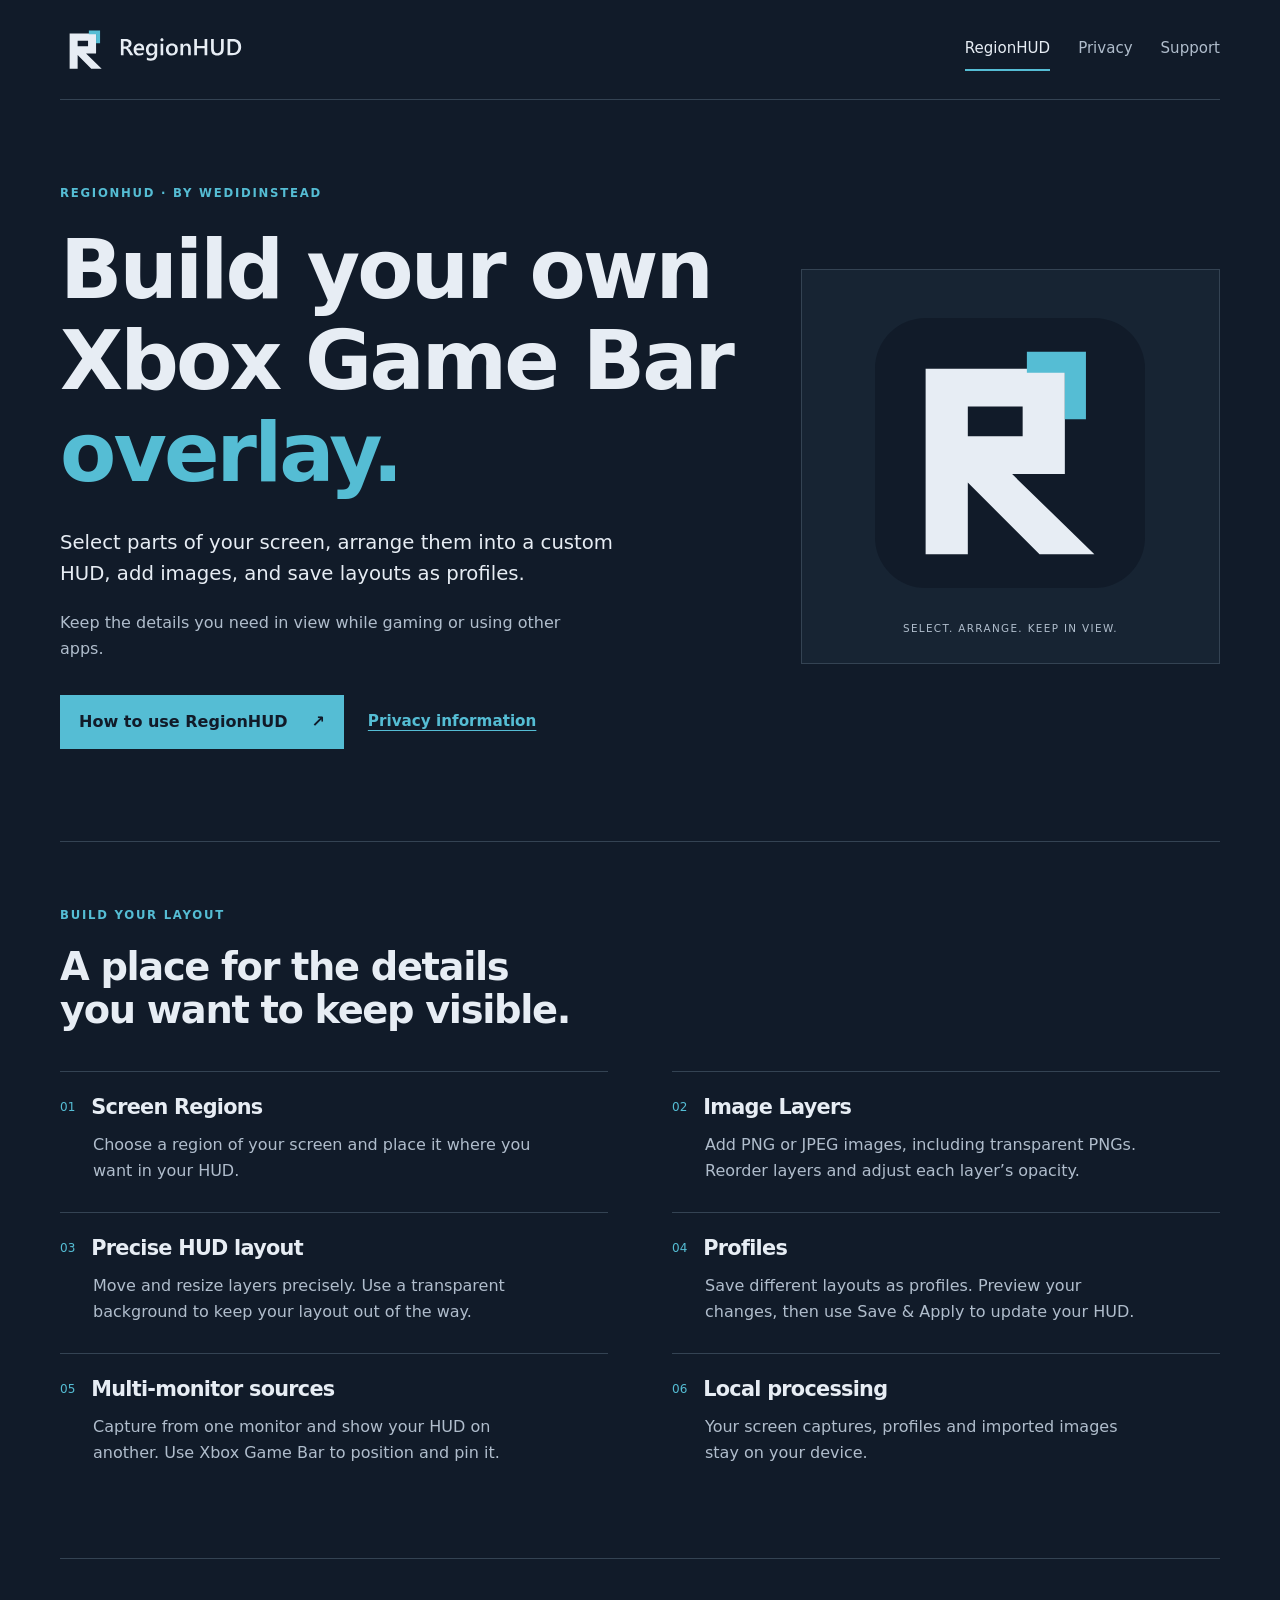
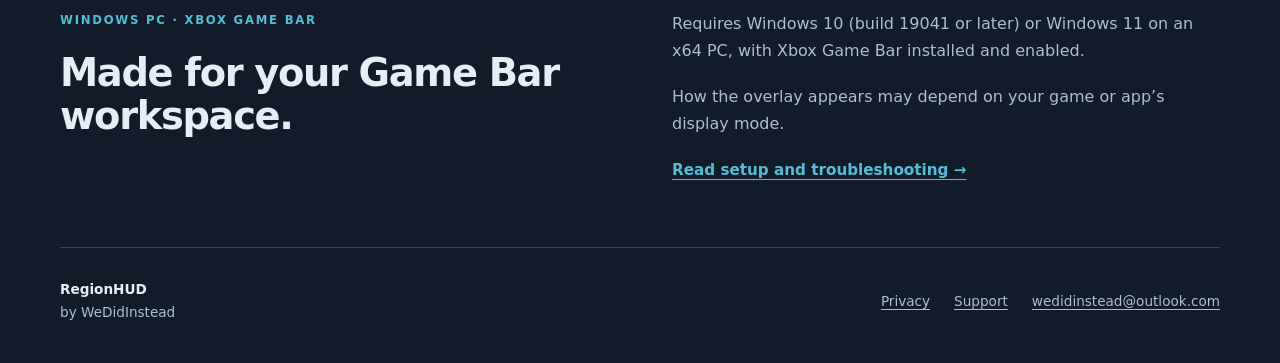
<file: index.html>
<!doctype html>
<html lang="en"><head><meta charset="utf-8"><meta name="viewport" content="width=device-width,initial-scale=1"><meta name="color-scheme" content="dark"><meta name="description" content="Build your own Xbox Game Bar overlay with screen regions, images and saved layouts. RegionHUD by WeDidInstead."><title>Screen regions for Xbox Game Bar — RegionHUD</title><link rel="icon" type="image/png" sizes="16x16" href="assets/favicon-16.png"><link rel="icon" type="image/png" sizes="32x32" href="assets/favicon-32.png"><link rel="stylesheet" href="assets/styles.css"></head>
<body><a class="skip" href="#main">Skip to content</a><header class="header wrap"><a class="brand" href="index.html" aria-label="RegionHUD home"><img src="assets/regionhud-logo.svg" width="465" height="128" alt="RegionHUD"></a><nav aria-label="Main navigation"><a href="index.html" aria-current="page">RegionHUD</a><a href="privacy.html">Privacy</a><a href="support.html">Support</a></nav></header><main id="main" class="wrap">
<section class="hero" aria-labelledby="hero-title"><div><p class="eyebrow">REGIONHUD · BY WEDIDINSTEAD</p><h1 id="hero-title">Build your own<br>Xbox Game Bar<br><span>overlay.</span></h1><p class="lead">Select parts of your screen, arrange them into a custom HUD, add images, and save layouts as profiles.</p><p class="intro">Keep the details you need in view while gaming or using other apps.</p><div class="actions"><a class="button" href="support.html">How to use RegionHUD <span aria-hidden="true">↗</span></a><a class="text-link" href="privacy.html">Privacy information</a></div></div><div class="hero-mark"><img src="assets/regionhud-icon.svg" width="128" height="128" alt="RegionHUD geometric R with cyan selection frame"><p>SELECT. ARRANGE. KEEP IN VIEW.</p></div></section>
<section class="features" aria-labelledby="layout-title"><div class="section-heading"><p class="eyebrow">BUILD YOUR LAYOUT</p><h2 id="layout-title">A place for the details<br>you want to keep visible.</h2></div><dl class="feature-list">
<div><dt><span>01</span>Screen Regions</dt><dd>Choose a region of your screen and place it where you want in your HUD.</dd></div>
<div><dt><span>02</span>Image Layers</dt><dd>Add PNG or JPEG images, including transparent PNGs. Reorder layers and adjust each layer’s opacity.</dd></div>
<div><dt><span>03</span>Precise HUD layout</dt><dd>Move and resize layers precisely. Use a transparent background to keep your layout out of the way.</dd></div>
<div><dt><span>04</span>Profiles</dt><dd>Save different layouts as profiles. Preview your changes, then use Save &amp; Apply to update your HUD.</dd></div>
<div><dt><span>05</span>Multi-monitor sources</dt><dd>Capture from one monitor and show your HUD on another. Use Xbox Game Bar to position and pin it.</dd></div>
<div><dt><span>06</span>Local processing</dt><dd>Your screen captures, profiles and imported images stay on your device.</dd></div></dl></section>
<section class="closing" aria-labelledby="requirements-title"><div><p class="eyebrow">WINDOWS PC · XBOX GAME BAR</p><h2 id="requirements-title">Made for your Game Bar workspace.</h2></div><div><p>Requires Windows 10 (build 19041 or later) or Windows 11 on an x64 PC, with Xbox Game Bar installed and enabled.</p><p>How the overlay appears may depend on your game or app’s display mode.</p><a class="text-link" href="support.html">Read setup and troubleshooting →</a></div></section>
</main><footer class="footer wrap"><div><strong>RegionHUD</strong><span>by WeDidInstead</span></div><div class="footer-links"><a href="privacy.html">Privacy</a><a href="support.html">Support</a><a href="mailto:wedidinstead@outlook.com">wedidinstead@outlook.com</a></div></footer></body></html>
</file>
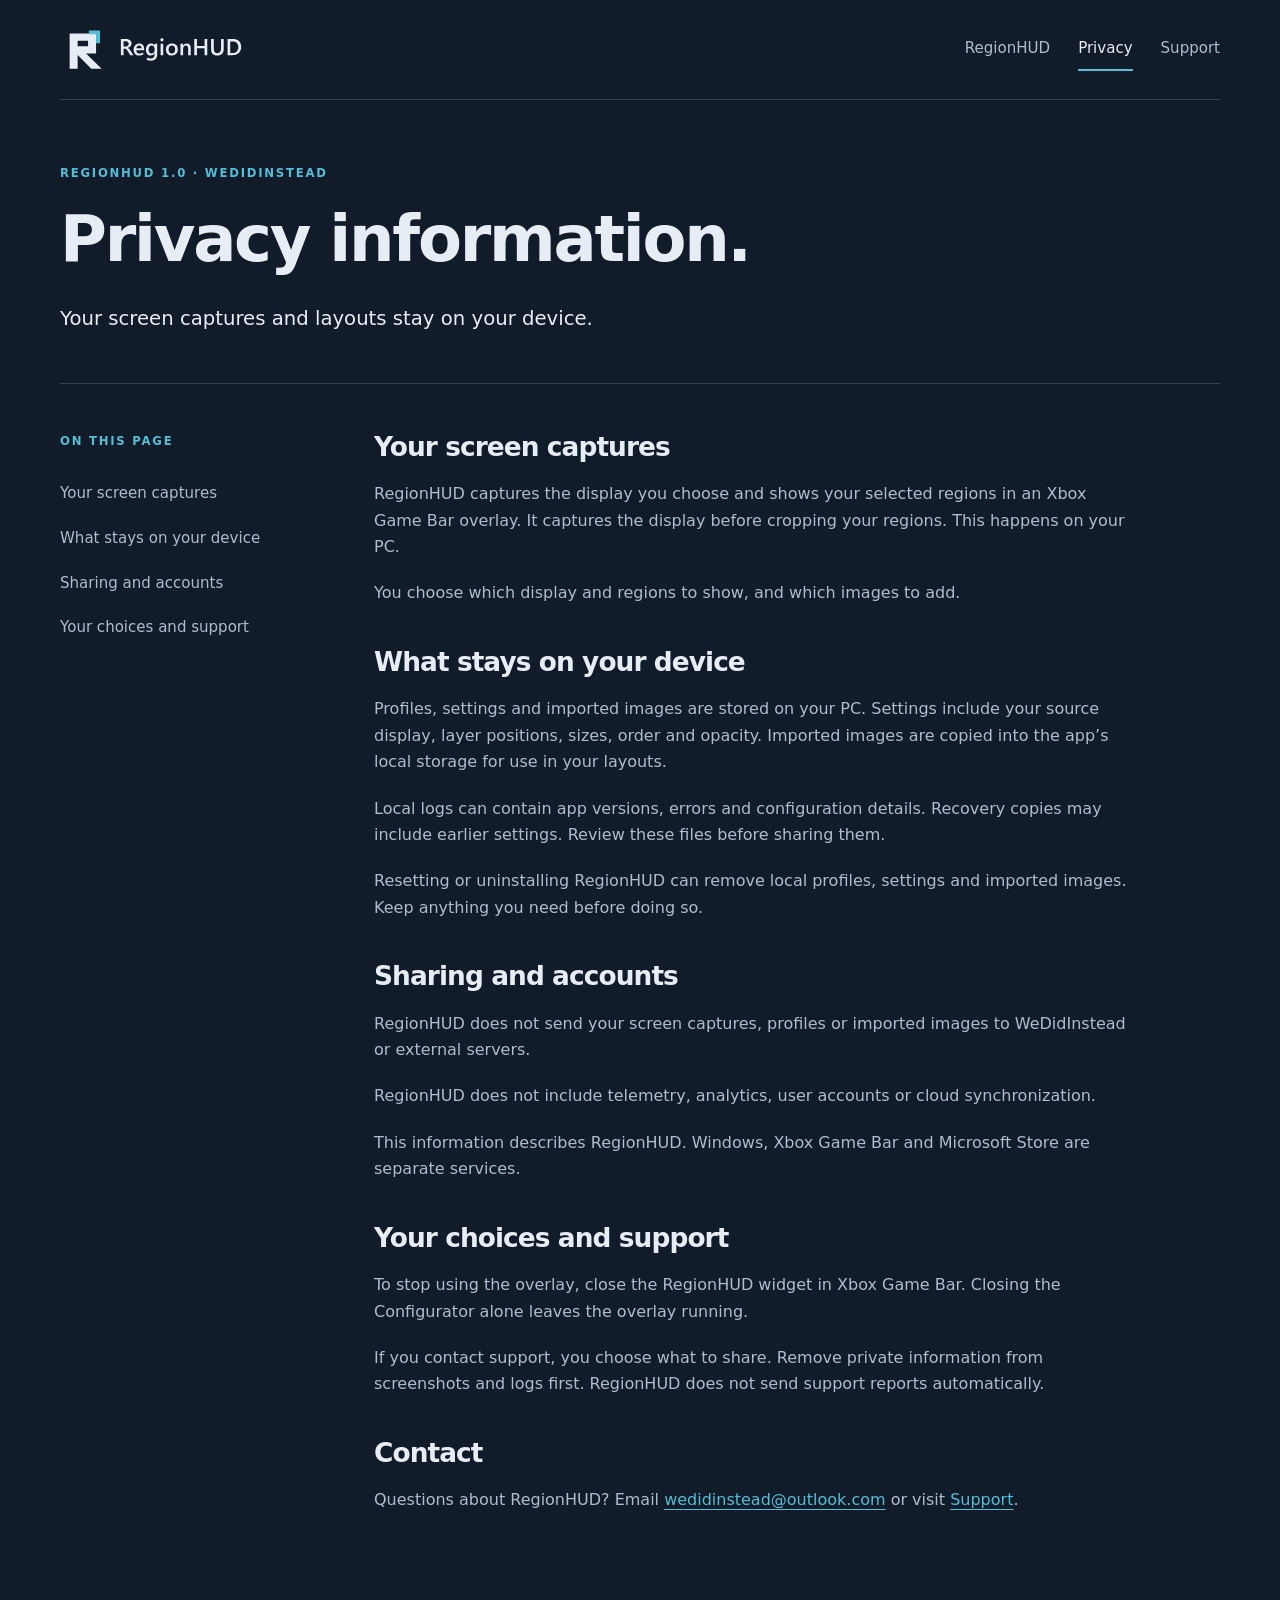
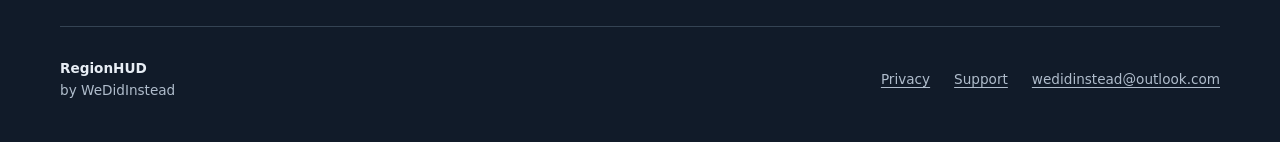
<file: privacy.html>
<!doctype html>
<html lang="en"><head><meta charset="utf-8"><meta name="viewport" content="width=device-width,initial-scale=1"><meta name="color-scheme" content="dark"><meta name="description" content="How RegionHUD processes screen content and stores settings locally on your Windows PC."><title>Privacy — RegionHUD</title><link rel="icon" type="image/png" sizes="16x16" href="assets/favicon-16.png"><link rel="icon" type="image/png" sizes="32x32" href="assets/favicon-32.png"><link rel="stylesheet" href="assets/styles.css"></head>
<body><a class="skip" href="#main">Skip to content</a><header class="header wrap"><a class="brand" href="index.html" aria-label="RegionHUD home"><img src="assets/regionhud-logo.svg" width="465" height="128" alt="RegionHUD"></a><nav aria-label="Main navigation"><a href="index.html">RegionHUD</a><a href="privacy.html" aria-current="page">Privacy</a><a href="support.html">Support</a></nav></header><main id="main" class="wrap"><div class="page-intro"><p class="eyebrow">REGIONHUD 1.0 · WEDIDINSTEAD</p><h1>Privacy information.</h1><p class="lead">Your screen captures and layouts stay on your device.</p></div><div class="reading-layout"><aside><nav class="contents" aria-label="On this page"><p class="eyebrow">ON THIS PAGE</p><a href="#privacy-1">Your screen captures</a><a href="#privacy-2">What stays on your device</a><a href="#privacy-3">Sharing and accounts</a><a href="#privacy-4">Your choices and support</a></nav></aside><article class="prose"><section id="privacy-1"><h2>Your screen captures</h2><p>RegionHUD captures the display you choose and shows your selected regions in an Xbox Game Bar overlay. It captures the display before cropping your regions. This happens on your PC.</p><p>You choose which display and regions to show, and which images to add.</p></section><section id="privacy-2"><h2>What stays on your device</h2><p>Profiles, settings and imported images are stored on your PC. Settings include your source display, layer positions, sizes, order and opacity. Imported images are copied into the app’s local storage for use in your layouts.</p><p>Local logs can contain app versions, errors and configuration details. Recovery copies may include earlier settings. Review these files before sharing them.</p><p>Resetting or uninstalling RegionHUD can remove local profiles, settings and imported images. Keep anything you need before doing so.</p></section><section id="privacy-3"><h2>Sharing and accounts</h2><p>RegionHUD does not send your screen captures, profiles or imported images to WeDidInstead or external servers.</p><p>RegionHUD does not include telemetry, analytics, user accounts or cloud synchronization.</p><p>This information describes RegionHUD. Windows, Xbox Game Bar and Microsoft Store are separate services.</p></section><section id="privacy-4"><h2>Your choices and support</h2><p>To stop using the overlay, close the RegionHUD widget in Xbox Game Bar. Closing the Configurator alone leaves the overlay running.</p><p>If you contact support, you choose what to share. Remove private information from screenshots and logs first. RegionHUD does not send support reports automatically.</p></section><section><h2>Contact</h2><p>Questions about RegionHUD? Email <a href="mailto:wedidinstead@outlook.com">wedidinstead@outlook.com</a> or visit <a href="support.html">Support</a>.</p></section></article></div></main><footer class="footer wrap"><div><strong>RegionHUD</strong><span>by WeDidInstead</span></div><div class="footer-links"><a href="privacy.html">Privacy</a><a href="support.html">Support</a><a href="mailto:wedidinstead@outlook.com">wedidinstead@outlook.com</a></div></footer></body></html>
</file>
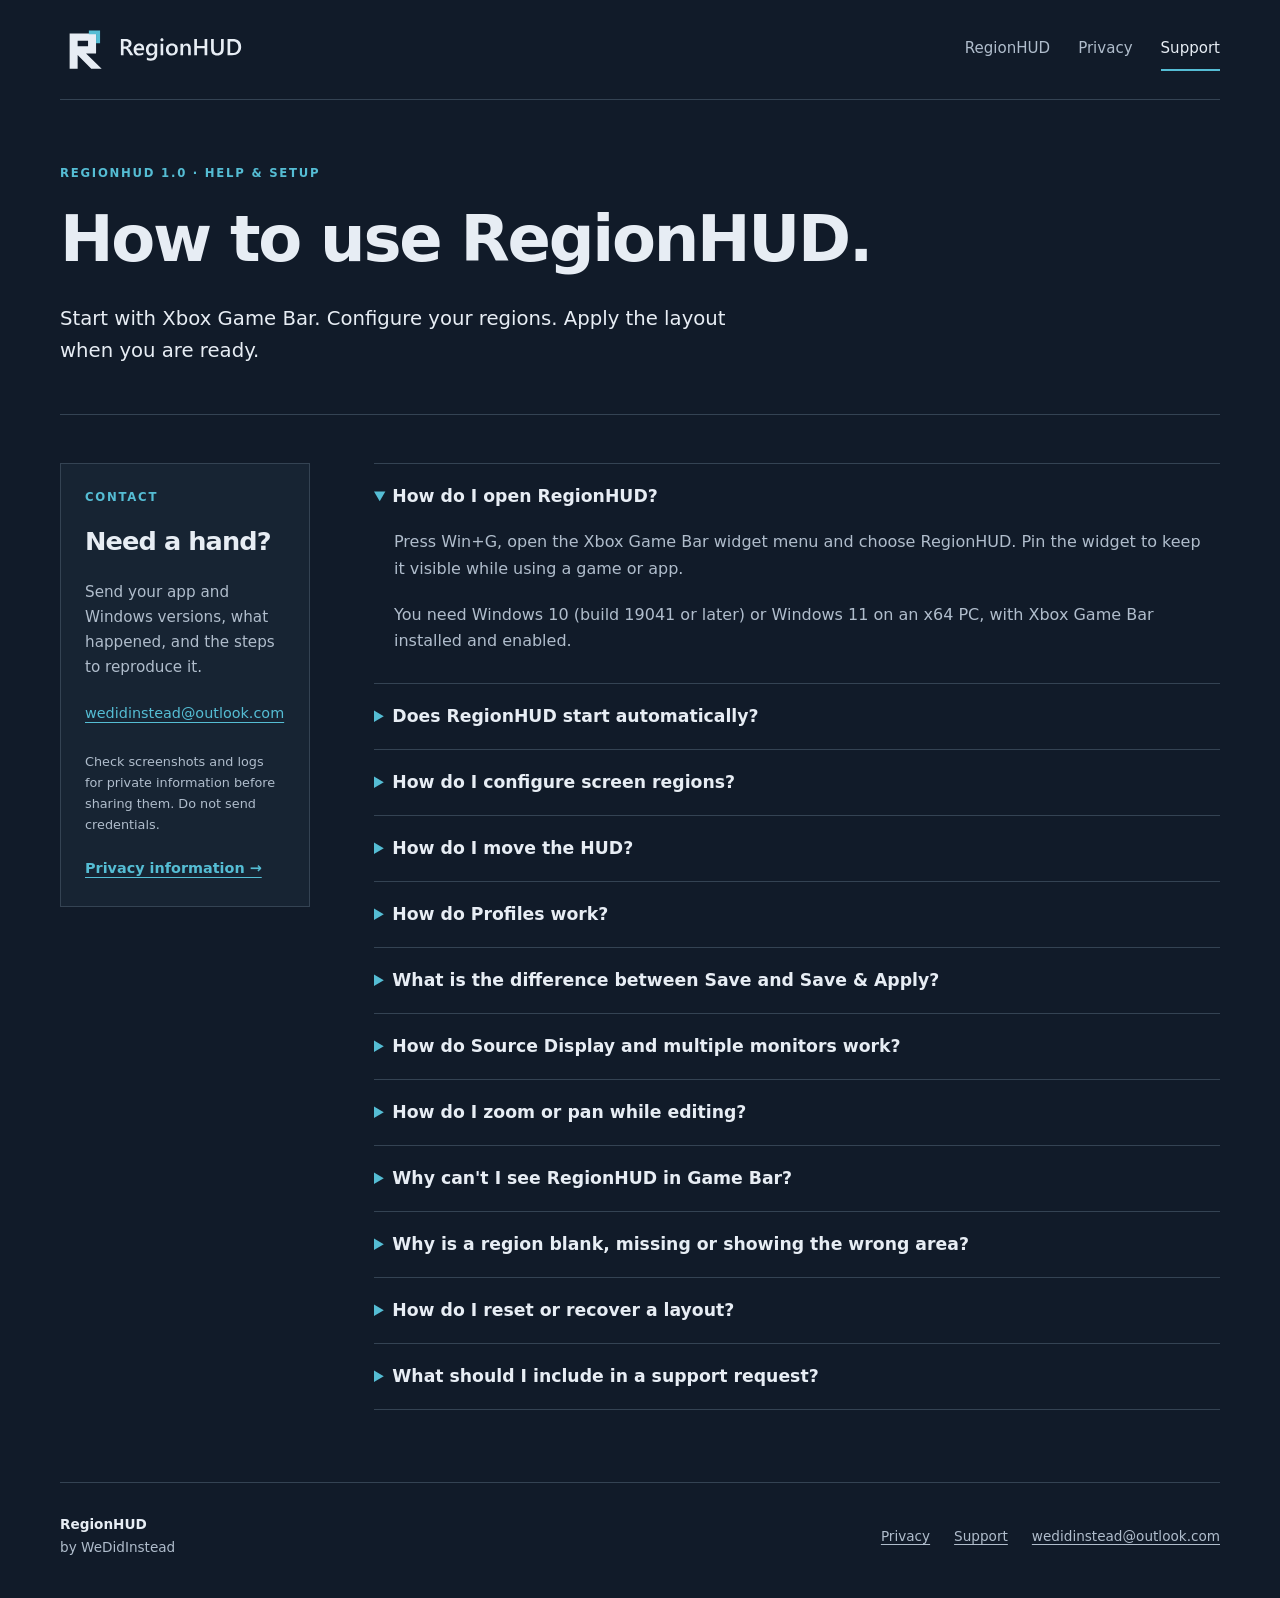
<file: support.html>
<!doctype html>
<html lang="en"><head><meta charset="utf-8"><meta name="viewport" content="width=device-width,initial-scale=1"><meta name="color-scheme" content="dark"><meta name="description" content="RegionHUD setup, Screen Regions, Profiles, Save &amp; Apply, multiple monitors and troubleshooting."><title>Support — RegionHUD</title><link rel="icon" type="image/png" sizes="16x16" href="assets/favicon-16.png"><link rel="icon" type="image/png" sizes="32x32" href="assets/favicon-32.png"><link rel="stylesheet" href="assets/styles.css"></head>
<body><a class="skip" href="#main">Skip to content</a><header class="header wrap"><a class="brand" href="index.html" aria-label="RegionHUD home"><img src="assets/regionhud-logo.svg" width="465" height="128" alt="RegionHUD"></a><nav aria-label="Main navigation"><a href="index.html">RegionHUD</a><a href="privacy.html">Privacy</a><a href="support.html" aria-current="page">Support</a></nav></header><main id="main" class="wrap"><div class="page-intro"><p class="eyebrow">REGIONHUD 1.0 · HELP &amp; SETUP</p><h1>How to use RegionHUD.</h1><p class="lead">Start with Xbox Game Bar. Configure your regions. Apply the layout when you are ready.</p></div><div class="support-layout"><aside class="contact-panel"><p class="eyebrow">CONTACT</p><h2>Need a hand?</h2><p>Send your app and Windows versions, what happened, and the steps to reproduce it.</p><a href="mailto:wedidinstead@outlook.com">wedidinstead@outlook.com</a><p class="small">Check screenshots and logs for private information before sharing them. Do not send credentials.</p><a class="text-link" href="privacy.html">Privacy information →</a></aside><section class="faq" aria-label="Frequently asked questions"><details open><summary>How do I open RegionHUD?</summary><div class="answer"><p>Press Win+G, open the Xbox Game Bar widget menu and choose RegionHUD. Pin the widget to keep it visible while using a game or app.</p><p>You need Windows 10 (build 19041 or later) or Windows 11 on an x64 PC, with Xbox Game Bar installed and enabled.</p></div></details><details><summary>Does RegionHUD start automatically?</summary><div class="answer"><p>Yes. RegionHUD starts the components it needs automatically when the widget opens. If it stays on the waiting screen, close the widget and Configurator, wait briefly, then reopen RegionHUD through Game Bar.</p></div></details><details><summary>How do I configure screen regions?</summary><div class="answer"><p>Open Configure, choose Source Display, then select Add Screen Region and drag a rectangle in the Screen preview. Move and resize the layer in HUD Layout, or enter values in the Inspector.</p><p>Press Enter to confirm a typed value. Escape or leaving the field restores unconfirmed text. Use Save &amp; Apply to update the live HUD. Add Image adds a PNG or JPEG, including transparent PNGs.</p></div></details><details><summary>How do I move the HUD?</summary><div class="answer"><p>Press Win+G, then drag the RegionHUD widget by its title bar. Pin it to keep the HUD visible afterward.</p><p>To move a layer inside the HUD, drag it in HUD Layout or change its position in the Inspector.</p></div></details><details><summary>How do Profiles work?</summary><div class="answer"><p>Use New to create a profile or Duplicate to copy your current layout. The selected profile is the one you are editing; the applied profile is the one shown in the live HUD.</p><p>Switching profiles does not change the live HUD. Select a profile and use Save &amp; Apply when you want to use it.</p><p>If you have unsaved edits, Save keeps them without applying, Discard drops them, and Cancel stays on the current profile.</p></div></details><details><summary>What is the difference between Save and Save &amp; Apply?</summary><div class="answer"><p>Save keeps your edits without changing the live HUD. Ctrl+S does the same.</p><p>Save &amp; Apply saves the selected profile and updates the live HUD. Until then, the editor preview and live HUD may look different.</p></div></details><details><summary>How do Source Display and multiple monitors work?</summary><div class="answer"><p>Source Display chooses the monitor to capture. You can show the HUD on a different monitor by moving the widget through Xbox Game Bar.</p><p>If the capture looks wrong or a monitor was disconnected, check Source Display. RegionHUD remembers each display’s crop when you switch between them. Use Save &amp; Apply to update the HUD.</p></div></details><details><summary>How do I zoom or pan while editing?</summary><div class="answer"><p>Use the mouse wheel over Screen or HUD Layout to zoom, or drag with the middle mouse button to pan. Fit shows the whole canvas; 100% returns to its original preview scale. Each preview has its own view controls, which do not change your saved layout.</p></div></details><details><summary>Why can&#x27;t I see RegionHUD in Game Bar?</summary><div class="answer"><p>Check that Xbox Game Bar is installed and enabled and that RegionHUD is installed for your Windows user. Reopen Game Bar and check its widget menu. If RegionHUD is still missing, restart Windows. Contact support if the problem continues.</p></div></details><details><summary>Why is a region blank, missing or showing the wrong area?</summary><div class="answer"><p>Check Source Display, the crop area and the layer’s Visible setting, then use Save &amp; Apply. If the capture stays blank, try your game or app’s windowed or borderless mode, if available. Display-mode compatibility can vary.</p><p>For an invisible layer, check its opacity, Global HUD Opacity and layer order. Follow Global HUD Opacity combines the layer’s opacity with the global setting. The background has separate controls. For a missing image, reimport a readable PNG or JPEG.</p></div></details><details><summary>How do I reset or recover a layout?</summary><div class="answer"><p>For unconfirmed text, press Escape or leave the field to restore the previous value. To drop unsaved changes, choose Discard when closing the editor or switching profiles. This does not undo saved changes.</p><p>Before making large edits, keep a separate profile with a working layout. Select it and use Save &amp; Apply to return to it.</p><p>If your layout appears empty, check the selected profile and Source Display before saving over it. If needed, close the widget and contact support. Avoid resetting or uninstalling first: this can remove your local profiles, settings and images.</p></div></details><details><summary>What should I include in a support request?</summary><div class="answer"><p>Include what happened, the steps to reproduce it, and your RegionHUD and Windows versions. For display issues, add your Game Bar version, screen resolution and scaling. Share screenshots or log excerpts only if you choose, after removing private information. Do not send credentials.</p></div></details></section></div></main><footer class="footer wrap"><div><strong>RegionHUD</strong><span>by WeDidInstead</span></div><div class="footer-links"><a href="privacy.html">Privacy</a><a href="support.html">Support</a><a href="mailto:wedidinstead@outlook.com">wedidinstead@outlook.com</a></div></footer></body></html>
</file>
<file: assets/styles.css>
:root{color-scheme:dark;--bg:#111b29;--ink:#e7edf4;--muted:#b0bdcc;--accent:#55bdd4;--line:#344353;--panel:#172433}*{box-sizing:border-box}html{scroll-padding-top:2rem}body{margin:0;background:var(--bg);color:var(--ink);font:16px/1.65 'Segoe UI',system-ui,-apple-system,BlinkMacSystemFont,sans-serif}a{color:var(--accent);text-underline-offset:.25em}a:hover{color:#b8e9f4}a:focus-visible,summary:focus-visible{outline:3px solid var(--accent);outline-offset:5px;border-radius:2px}img{max-width:100%;height:auto}.wrap{width:min(1160px,calc(100% - 96px));margin-inline:auto}.skip{position:absolute;top:-100px;left:20px;z-index:10;padding:12px 20px;background:var(--ink);color:var(--bg)}.skip:focus{top:12px}.header{display:flex;align-items:center;justify-content:space-between;padding-block:24px;border-bottom:1px solid var(--line);gap:24px}.brand{display:block;flex:none;width:186px;line-height:0}.header nav{display:flex;flex-wrap:wrap;gap:28px}.header nav a{color:var(--muted);text-decoration:none;padding:8px 0;font-size:.94rem}.header nav a[aria-current]{color:var(--ink);border-bottom:2px solid var(--accent)}.header nav a:hover{color:var(--accent)}.eyebrow{color:var(--accent);font-size:.73rem;letter-spacing:.15em;font-weight:650;margin:0 0 20px}h1,h2,dt{line-height:1.12;letter-spacing:-.035em}h1{font-size:clamp(3rem,6.4vw,5.2rem);font-weight:600;margin:0 0 28px}h1 span{color:var(--accent)}h2{font-size:clamp(1.8rem,3vw,2.5rem);font-weight:550;margin:0 0 24px}p{margin:0 0 20px}.lead{font-size:1.23rem;line-height:1.6;max-width:580px;color:var(--ink)}.intro{max-width:520px;color:var(--muted)}.hero{display:grid;grid-template-columns:1.3fr .8fr;align-items:center;gap:60px;padding:84px 0 92px}.hero-mark{border:1px solid var(--line);background:var(--panel);padding:48px 24px 26px;text-align:center}.hero-mark img{width:270px;display:block;margin:0 auto 32px}.hero-mark p{color:var(--muted);letter-spacing:.13em;font-size:.65rem;margin:0}.actions{display:flex;align-items:center;flex-wrap:wrap;gap:24px;margin-top:32px}.button{display:inline-flex;align-items:center;justify-content:space-between;gap:24px;background:var(--accent);color:var(--bg);padding:13px 18px;font-weight:600;text-decoration:none;border:1px solid var(--accent)}.button:hover{color:var(--bg);background:#8ed2e3}.text-link{font-weight:550;font-size:.95rem}.features{padding:64px 0;border-top:1px solid var(--line)}.section-heading{margin-bottom:40px}.feature-list{display:grid;grid-template-columns:1fr 1fr;column-gap:64px;margin:0}.feature-list>div{border-top:1px solid var(--line);padding:24px 0 28px}dt{font-size:1.3rem;font-weight:550;display:flex;align-items:center;gap:16px;margin-bottom:12px}dt span{color:var(--accent);font-size:.75rem;font-weight:450;letter-spacing:0}dd{color:var(--muted);margin:0 0 0 33px;max-width:440px}.closing{border-top:1px solid var(--line);padding:52px 0 64px;display:grid;grid-template-columns:1fr 1fr;gap:64px}.closing p:not(.eyebrow){color:var(--muted)}.footer{border-top:1px solid var(--line);padding-block:30px 40px;display:flex;justify-content:space-between;gap:24px;color:var(--muted);font-size:.85rem}.footer strong{display:block;color:var(--ink);font-weight:600}.footer-links{display:flex;flex-wrap:wrap;align-items:center;gap:24px}.footer a{color:var(--muted)}.page-intro{padding:64px 0 48px;border-bottom:1px solid var(--line)}.page-intro h1{font-size:clamp(2.5rem,5vw,4rem)}.page-intro .lead{max-width:700px;margin-bottom:0}.reading-layout,.support-layout{display:grid;grid-template-columns:250px minmax(0,1fr);gap:64px;padding:48px 0 72px}.contents{position:sticky;top:32px}.contents a{display:block;color:var(--muted);font-size:.94rem;padding:10px 0;text-decoration:none}.contents a:hover{color:var(--accent)}.prose{max-width:760px}.prose section{margin-bottom:40px;scroll-margin-top:24px}.prose h2{font-size:1.65rem;margin-bottom:20px}.prose p,.answer p{color:var(--muted)}.contact-panel{align-self:start;background:var(--panel);border:1px solid var(--line);padding:24px;overflow-wrap:anywhere}.contact-panel h2{font-size:1.6rem}.contact-panel p:not(.eyebrow){color:var(--muted);font-size:.95rem}.contact-panel a{font-size:.9rem}.contact-panel .small{margin-top:24px;font-size:.8rem!important}.faq details{border-bottom:1px solid var(--line);padding:0}.faq details:first-child{border-top:1px solid var(--line)}summary{cursor:pointer;padding:20px 8px 20px 0;font-size:1.08rem;font-weight:550;line-height:1.45}summary::marker{color:var(--accent)}.answer{padding:0 8px 8px 20px}
@media(max-width:900px){.wrap{width:calc(100% - 48px)}.hero{gap:28px;padding:64px 0;grid-template-columns:1.2fr .8fr}.hero-mark{padding:28px 16px}.hero-mark p{letter-spacing:.05em}.hero-mark img{width:210px}.feature-list,.closing{column-gap:32px}.reading-layout,.support-layout{grid-template-columns:210px minmax(0,1fr);gap:32px}.contact-panel{padding:18px}.footer{flex-direction:column}}
@media(max-width:640px){.wrap{width:calc(100% - 40px)}.header{flex-direction:column;align-items:flex-start;gap:12px;padding-block:14px 20px}.brand{width:165px}.header nav{width:100%;justify-content:space-between;gap:16px}.hero{grid-template-columns:1fr;gap:40px;padding:44px 0}h1{font-size:3.25rem}.hero-mark{display:flex;align-items:center;gap:20px;text-align:left;padding:18px}.hero-mark img{width:90px;margin:0}.hero-mark p{max-width:130px;line-height:1.8}.lead{font-size:1.1rem}.features{padding:40px 0 16px}.feature-list,.closing{grid-template-columns:1fr}.closing{gap:8px;padding:40px 0}.closing h2{max-width:340px}.actions{gap:20px}.reading-layout,.support-layout{grid-template-columns:1fr;gap:32px;padding-top:32px}.page-intro{padding:40px 0 32px}.contents{position:static}.contents a{padding:7px 0}.footer-links{gap:16px}.footer-links a:last-child{flex-basis:100%}}
@media print{.header,.footer,.skip,.contents{display:none}body{background:white;color:black}.wrap{width:100%}.reading-layout,.support-layout{display:block}.prose p,.answer p{color:black}}
</file>
